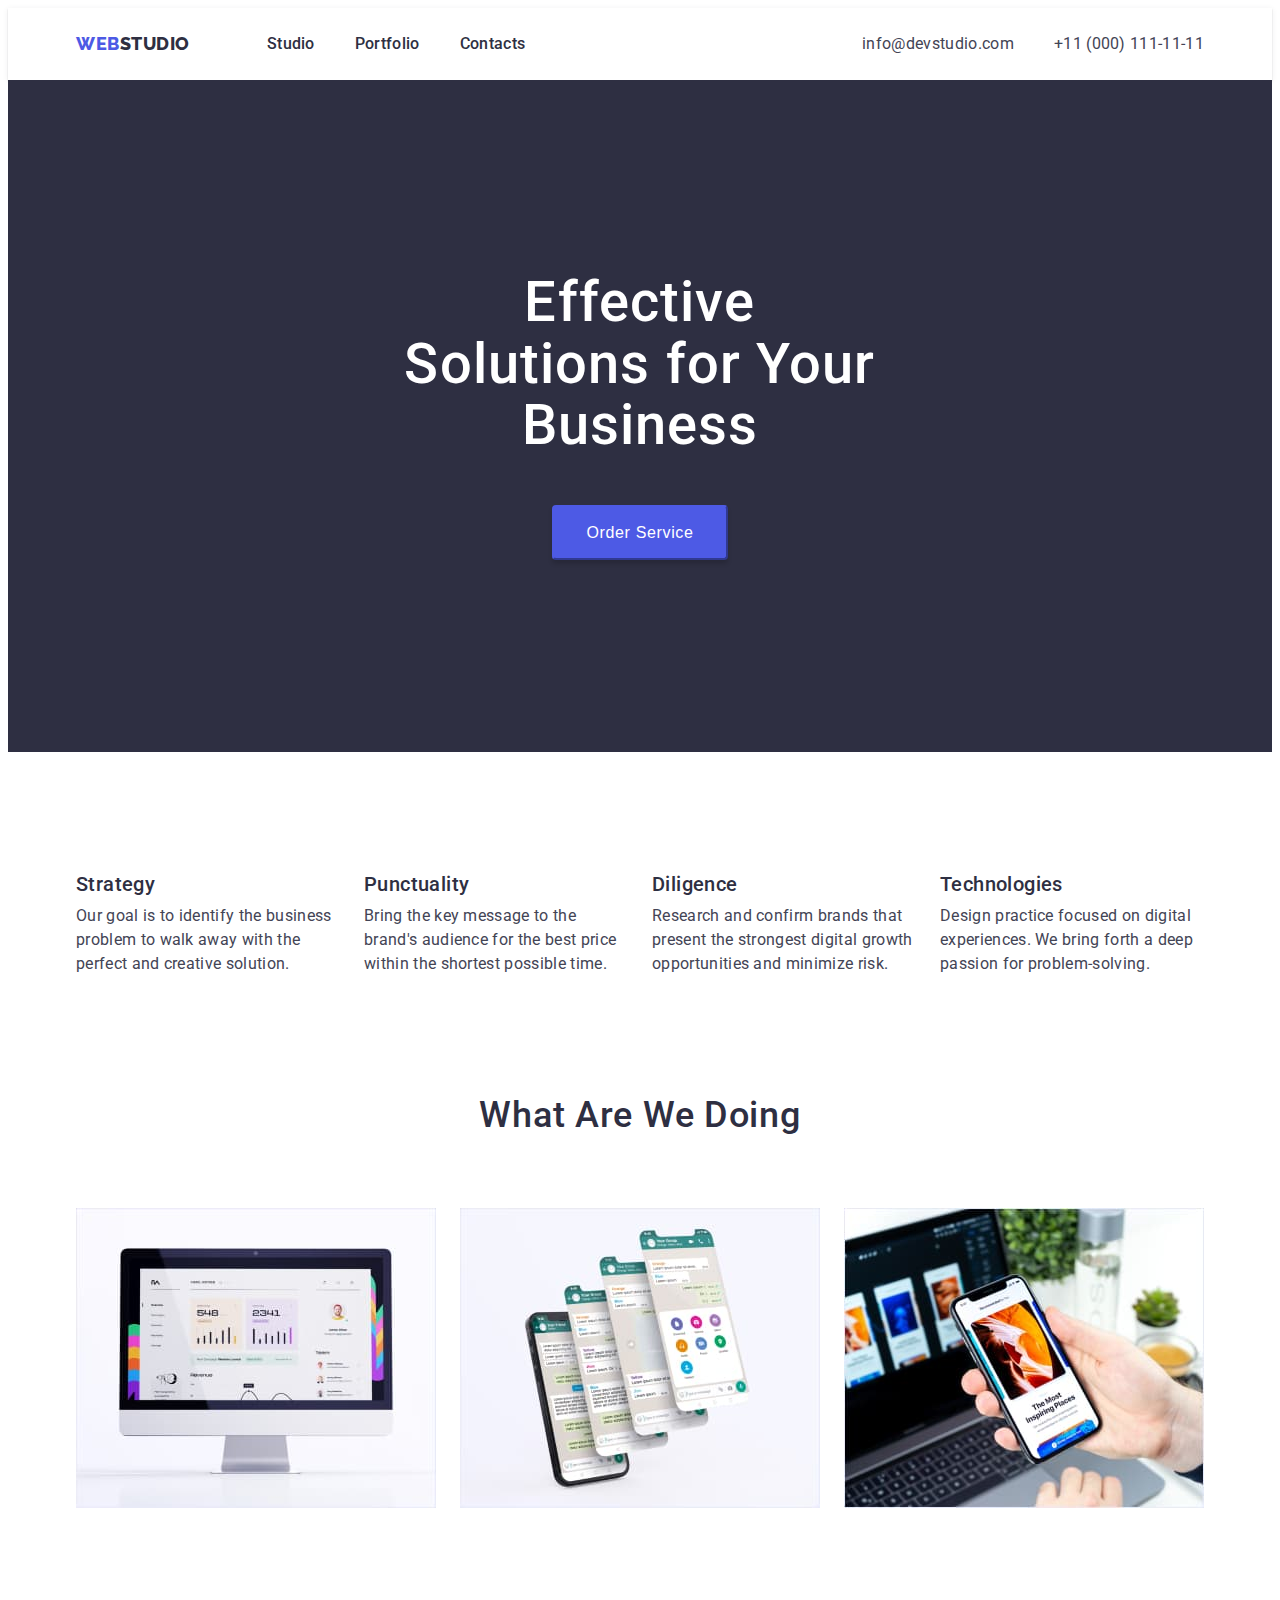
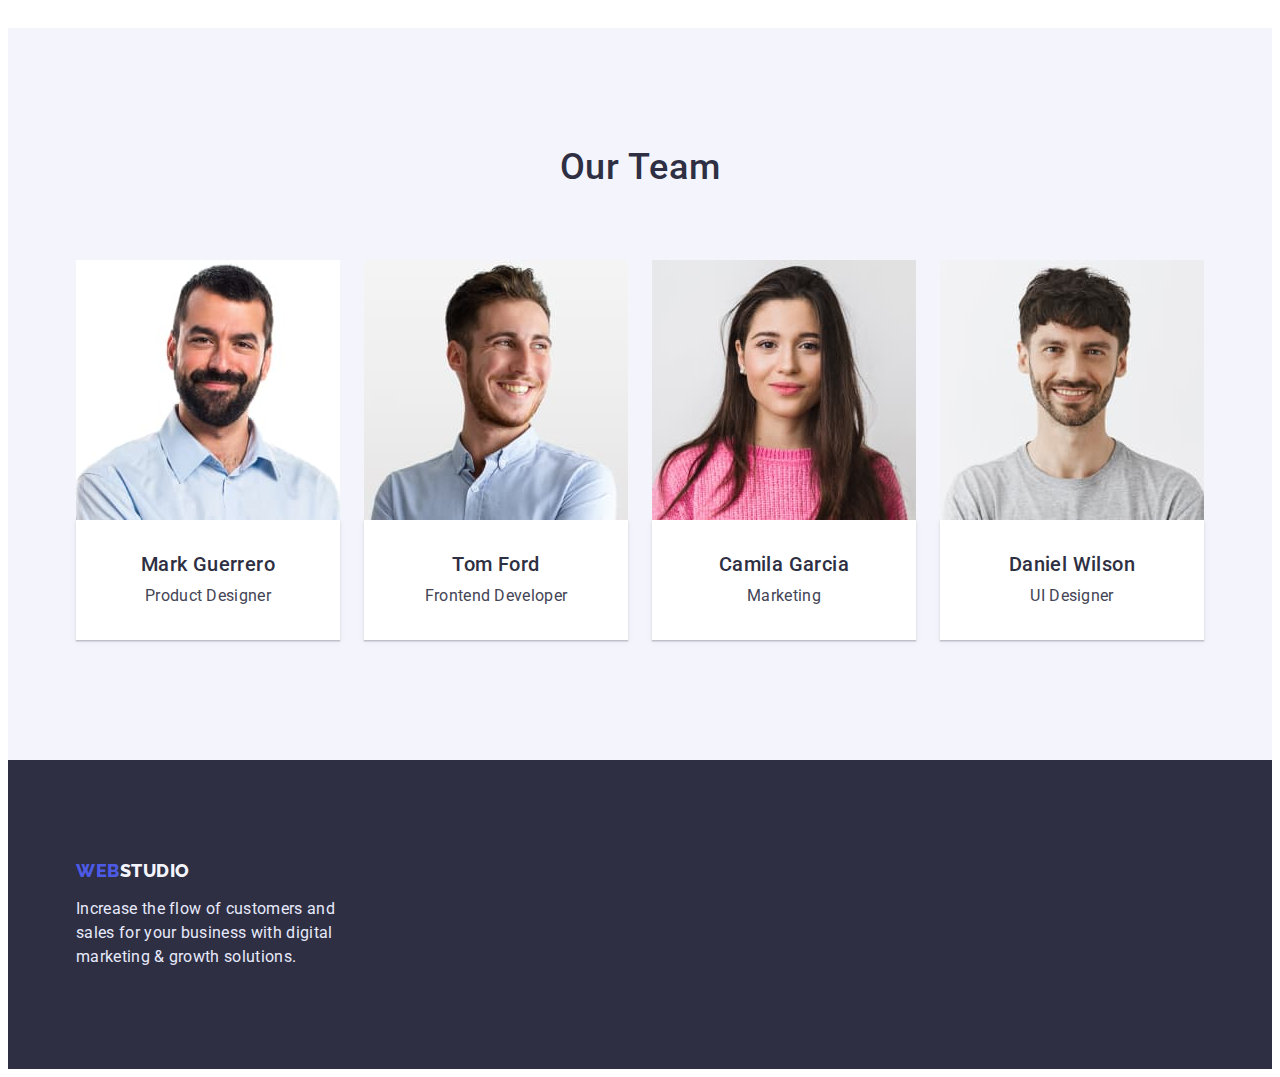
<file: index.html>
<!DOCTYPE html>
<html lang="en">
  <head>
    <meta charset="UTF-8">
    <meta http-equiv="X-UA-Compatible" content="IE=edge">
    <meta name="viewport" content="width=device-width, initial-scale=1.0">
    <link href="https://fonts.googleapis.com/css2?family=Raleway:wght@700;800&family=Roboto:wght@400;500;700;900&display=swap" rel="stylesheet">
    <title>Web Studio</title>
    <link rel="stylesheet" href="https://cdnjs.cloudflare.com/ajax/libs/modern-normalize/1.1.0/modern-normalize.min.css" integrity="sha512-wpPYUAdjBVSE4KJnH1VR1HeZfpl1ub8YT/NKx4PuQ5NmX2tKuGu6U/JRp5y+Y8XG2tV+wKQpNHVUX03MfMFn9Q==" crossorigin="anonymous" referrerpolicy="no-referrer">
    <link rel="stylesheet" href="./css/reset.css">
    <link rel="stylesheet" href="./css/styles.css">
  </head>
  <body>
    <header class="header">
      <div class="container header-container">
      <nav class="header-nav">
        <a href="./index.html" class="header-logo">web<span class="header-logo-text">studio</span></a>
        <ul class="header-list">
          <li class="header-list-item"><a href="./index.html" class="header-item-link">Studio</a></li>
          <li class="header-list-item"><a href="./portfolio.html" class="header-item-link">Portfolio</a></li>
          <li class="header-list-item"><a href="./contacts.html" class="header-item-link">Contacts</a></li>
        </ul>
      </nav>
      <ul class="header-auth">
        <li class="header-auth-item"><a href="mailto:info@devstudio.com" class="header-auth-item-link">info@devstudio.com</a></li>
        <li class="header-auth-item"><a href="tel:+110001111111" class="header-auth-item-link">+11 (000) 111-11-11</a></li>
      </ul>
      </div>
    </header>
    <main>
      <section  class="hero">
        <h1 class="hero-title">Effective Solutions for Your Business</h1>
        <button name="button" type="button" class="hero-btn">Order Service</button>
      </section>

      <section class="direction">
        <div class="container">
        <h2 class="direction-title">Directions</h2>
        <ul class="direction-list">
          <li class="direction-list-item">
            <h3 class="item-title">Strategy</h3>
            <p class="item-title-text">
              Our goal is to identify the business problem to walk away with the
              perfect and creative solution.
            </p>
          </li>
          <li class="direction-list-item">
            <h3 class="item-title">Punctuality</h3>
            <p class="item-title-text">
              Bring the key message to the brand's audience for the best price
              within the shortest possible time.
            </p>
          </li>
          <li class="direction-list-item">
            <h3 class="item-title">Diligence</h3>
            <p class="item-title-text">
              Research and confirm brands that present the strongest digital
              growth opportunities and minimize risk.
            </p>
          </li>
          <li class="direction-list-item">
            <h3 class="item-title">Technologies</h3>
            <p class="item-title-text">
              Design practice focused on digital experiences. We bring forth a
              deep passion for problem-solving.
            </p>
          </li>
        </ul>
        </div>
      </section>

      <section class="doing">
        
        <div class="container">
        <h2 class="doing-title">What are we doing</h2>
        <ul class="doing-list">
          <li>
            <img src="./image/monoblock.jpg" alt="monoblock" width="360"
            height="300">
          </li>
          <li>
            <img src="./image/smartfone.jpg" alt="smartfone" width="360"
            height="300">
          </li>
          <li>
            <img src="./image/notebook.jpg" alt="notebook" width="360"
            height="300">
          </li>
        </ul>
        </div>
      </section>

      <section class="team">
        <div class="container team-container">
        <h2 class="team-title">Our Team</h2>
        <ul class="team-list">
          <li>
            <img src="./image/markguerrero.jpg" alt="markguerrero" width="264"
            height="260">
            <div class="team-list-item-wrap">
            <h3 class="team-list-item-title">Mark Guerrero</h3>
            <p class="team-list-item-text">Product Designer</p>
            </div>
          </li>
          <li>
            <img src="./image/tomford.jpg" alt="tomford" width="264"
            height="260">
            <div class="team-list-item-wrap">
            <h3 class="team-list-item-title">Tom Ford</h3>
            <p class="team-list-item-text">Frontend Developer</p>
            </div>
          </li>
          <li>
            <img src="./image/camilagarcia.jpg" alt="camilagarcia" width="264"
            height="260">
            <div class="team-list-item-wrap">
            <h3 class="team-list-item-title">Camila Garcia</h3>
            <p class="team-list-item-text">Marketing</p>
            </div>
          </li>
          <li>
             <img src="./image/danielwilson.jpg" alt="danielwilson" width="264"
            height="260">
            <div class="team-list-item-wrap">
            <h3 class="team-list-item-title">Daniel Wilson</h3>
            <p class="team-list-item-text">UI Designer</p>
            </div>
          </li>
        </ul>
        </div>
      </section>
    </main>
    <footer class="footer">
      <div class="container">
      <a href="./index.html" class="footer-logo">web<span class="footer-logo-text">studio</span></a>
      <p class="footer-text">
        Increase the flow of customers and sales for your business with digital
        marketing & growth solutions.
      </p>
      </div>
    </footer>
  </body>
</html>
</file>
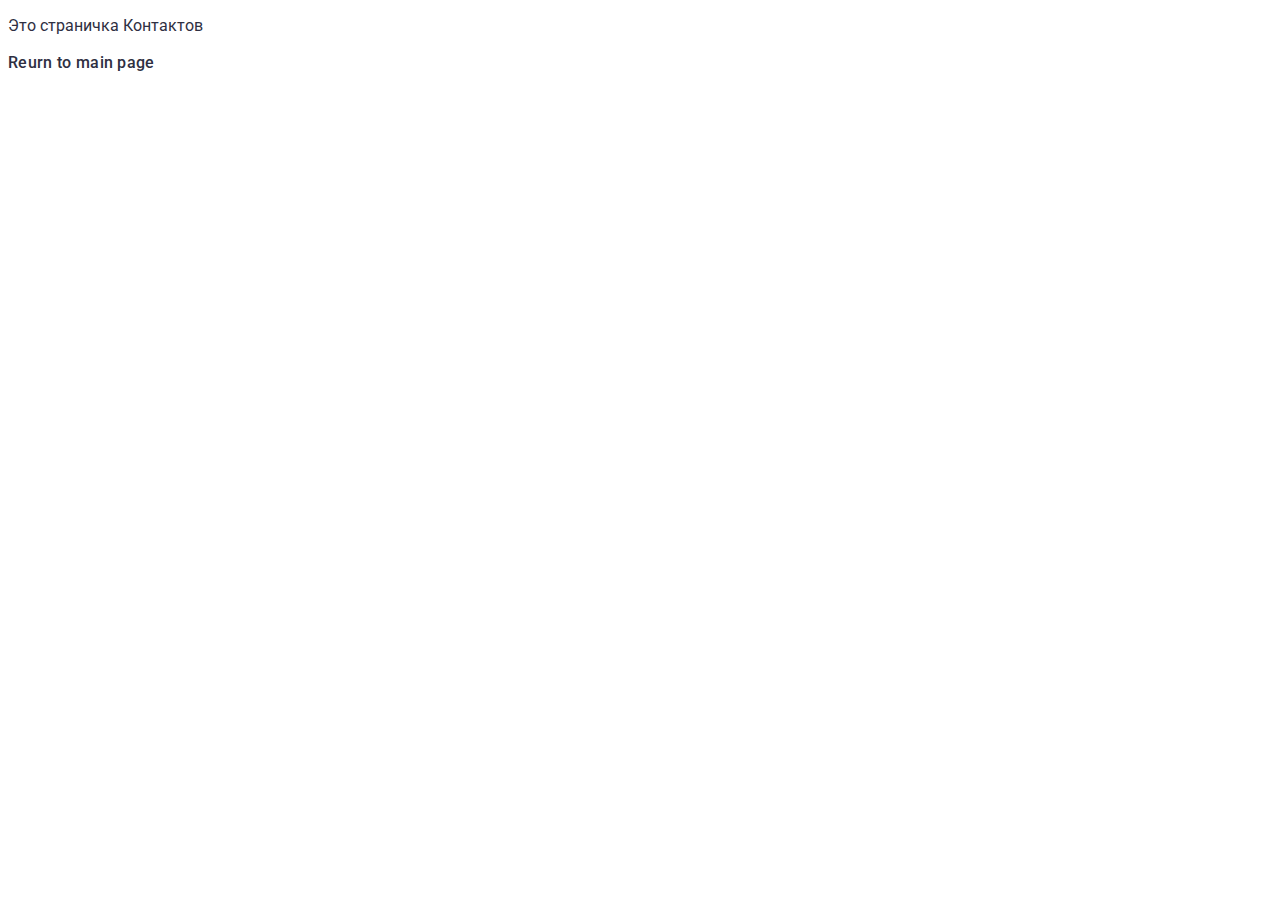
<file: contacts.html>
<!DOCTYPE html>
<html lang="en">
  <head>
    <meta charset="UTF-8">
    <meta http-equiv="X-UA-Compatible" content="IE=edge">
    <meta name="viewport" content="width=device-width, initial-scale=1.0">
    <link href="https://fonts.googleapis.com/css2?family=Raleway:wght@700;800&family=Roboto:wght@400;500;700;900&display=swap"
    rel="stylesheet">
    <title>Web Studio</title>
    <link rel="stylesheet" href="https://cdnjs.cloudflare.com/ajax/libs/modern-normalize/1.1.0/modern-normalize.min.css" integrity="sha512-wpPYUAdjBVSE4KJnH1VR1HeZfpl1ub8YT/NKx4PuQ5NmX2tKuGu6U/JRp5y+Y8XG2tV+wKQpNHVUX03MfMFn9Q==" crossorigin="anonymous" referrerpolicy="no-referrer">
    <!-- <link rel="stylesheet" href="./css/reset.css"> -->
    <link rel="stylesheet" href="./css/styles.css">
  </head>
  <body>
    <p>Это страничка Контактов</p>
    <a href="./index.html" class="header-item-link">Reurn to main page</a>
  </body>
</html>
</file>
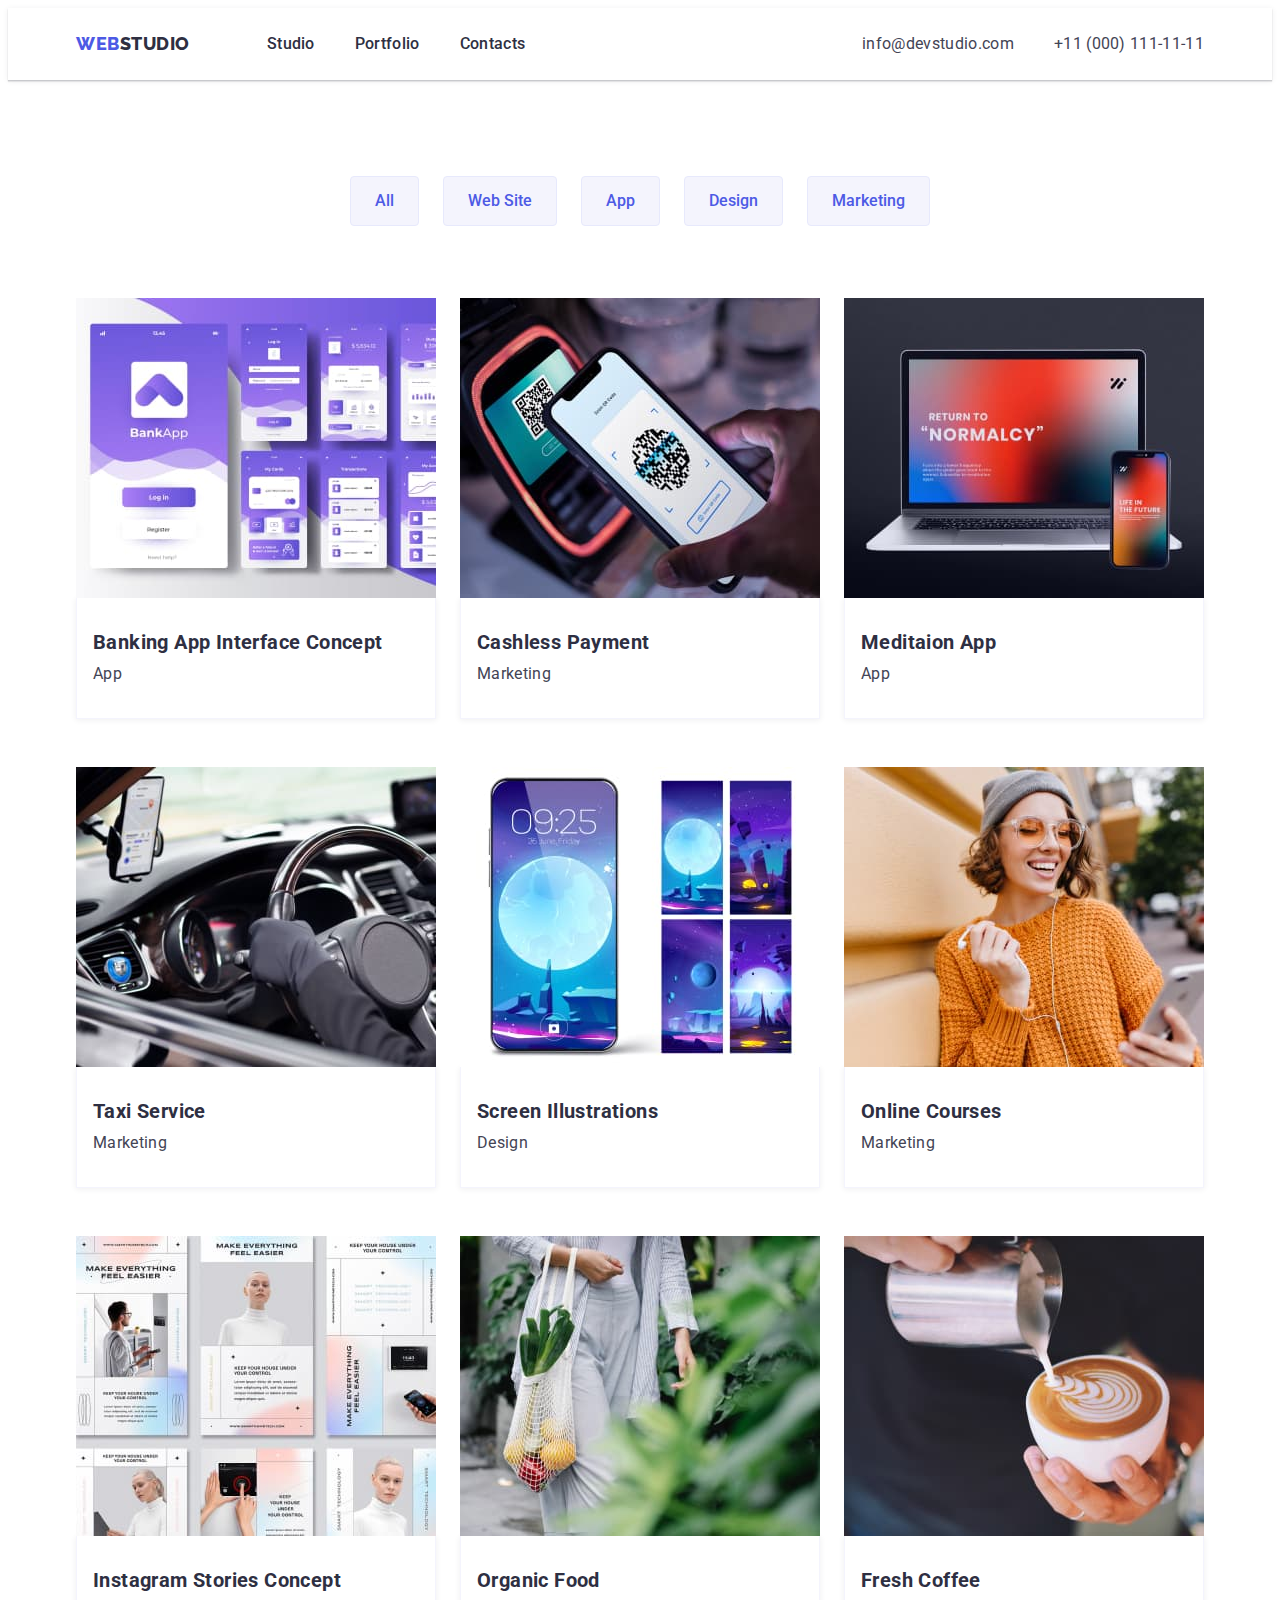
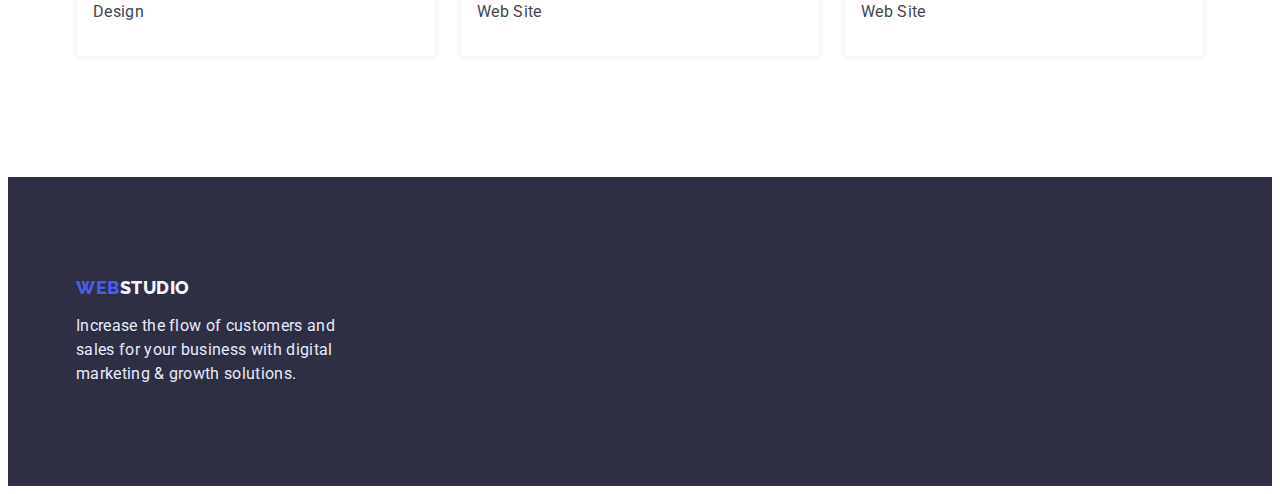
<file: portfolio.html>
<!DOCTYPE html>
<html lang="en">

<head>
    <meta charset="UTF-8">
    <meta http-equiv="X-UA-Compatible" content="IE=edge">
    <meta name="viewport" content="width=device-width, initial-scale=1.0">
    <link href="https://fonts.googleapis.com/css2?family=Raleway:wght@700;800&family=Roboto:wght@400;500;700;900&display=swap"
    rel="stylesheet">
    <title>Web Studio</title>
    <link rel="stylesheet" href="https://cdnjs.cloudflare.com/ajax/libs/modern-normalize/1.1.0/modern-normalize.min.css" integrity="sha512-wpPYUAdjBVSE4KJnH1VR1HeZfpl1ub8YT/NKx4PuQ5NmX2tKuGu6U/JRp5y+Y8XG2tV+wKQpNHVUX03MfMFn9Q==" crossorigin="anonymous" referrerpolicy="no-referrer">
    <link rel="stylesheet" href="./css/reset.css">
    <link rel="stylesheet" href="./css/styles.css">
</head>

<body>
    <header class="header">
      <div class="container header-container">
      <nav class="header-nav">
        <a href="./index.html" class="header-logo">web<span class="header-logo-text">studio</span></a>
        <ul class="header-list">
          <li class="header-list-item"><a href="./index.html" class="header-item-link">Studio</a></li>
          <li class="header-list-item"><a href="./portfolio.html" class="header-item-link">Portfolio</a></li>
          <li class="header-list-item"><a href="./contacts.html" class="header-item-link">Contacts</a></li>
        </ul>
      </nav>
      <ul class="header-auth">
        <li class="header-auth-item"><a href="mailto:info@devstudio.com" class="header-auth-item-link">info@devstudio.com</a></li>
        <li class="header-auth-item"><a href="tel:+110001111111" class="header-auth-item-link">+11 (000) 111-11-11</a></li>
      </ul>
      </div>
    </header>
    <main>
        <section class="filter">
            <div class="container">
                <h1 class="filter-title">Portfolio filter</h1>
                <ul class="filter-list">
                    <li class="filter-list-item"><button type="button" class="filter-list-item-btn">All</button></li>
                    <li class="filter-list-item"><button type="button" class="filter-list-item-btn">Web Site</button>
                    </li>
                    <li class="filter-list-item"><button type="button" class="filter-list-item-btn">App</button></li>
                    <li class="filter-list-item"><button type="button" class="filter-list-item-btn">Design</button></li>
                    <li class="filter-list-item"><button type="button" class="filter-list-item-btn">Marketing</button>
                    </li>
                </ul>
                <ul class="library-list">
                    <li class="library-item">
                        <a href="">
                            <img src="./image/banking.jpg" alt="bankapp" width="360" height="300"
                                class="library-item-link">
                            <!-- <p class="library-item-text">14 Stylish and User-Friendly App Design Concepts · Task Manager App · Calorie Tracker App · Exotic Fruit Ecommerce App · Cloud Storage App</p> -->
                            <div class="library-item-wrap">
                                <h2 class="library-item-type">Banking App Interface Concept</h2>
                                <p class="library-item-category">App</p>
                            </div>
                        </a>
                    </li>
                    <li class="library-item">
                        <a href="">
                            <img src="./image/dz6.jpg" alt="cashless text" width="360" height="300"
                                class="library-item-link">
                            <!-- <p class="library-item-text">14 Stylish and User-Friendly App Design Concepts · Task Manager App · Calorie Tracker App · Exotic Fruit Ecommerce App · Cloud Storage App</p> -->
                            <div class="library-item-wrap">
                                <h2 class="library-item-type">Cashless Payment</h2>
                                <p class="library-item-category">Marketing</p>
                            </div>
                        </a>
                    </li>
                    <li class="library-item">
                        <a href="">
                            <img src="./image/meditaion.jpg" alt="" width="360" height="300" class="library-item-link">
                            <!-- <p class="library-item-text">14 Stylish and User-Friendly App Design Concepts · Task Manager App · Calorie Tracker App · Exotic Fruit Ecommerce App · Cloud Storage App</p> -->
                            <div class="library-item-wrap">
                                <h2 class="library-item-type">Meditaion App</h2>
                                <p class="library-item-category">App</p>
                            </div>
                        </a>
                    </li>
                    <li class="library-item">
                        <a href="">
                            <img src="./image/taxi.jpg" alt="taxi" width="360" height="300" class="library-item-link">
                            <!-- <p class="library-item-text">14 Stylish and User-Friendly App Design Concepts · Task Manager App · Calorie Tracker App · Exotic Fruit Ecommerce App · Cloud Storage App</p> -->
                            <div class="library-item-wrap">
                                <h2 class="library-item-type">Taxi Service</h2>
                                <p class="library-item-category">Marketing</p>
                            </div>
                        </a>
                    </li>
                    <li class="library-item">
                        <a href="">
                            <img src="./image/screen.jpg" alt="screen smartphone" width="360" height="300"
                                class="library-item-link">
                            <!-- <p class="library-item-text">14 Stylish and User-Friendly App Design Concepts · Task Manager App · Calorie Tracker App · Exotic Fruit Ecommerce App · Cloud Storage App</p> -->
                            <div class="library-item-wrap">
                                <h2 class="library-item-type">Screen Illustrations</h2>
                                <p class="library-item-category">Design</p>
                            </div>
                        </a>
                    </li>
                    <li class="library-item">
                        <a href="">
                            <img src="./image/online.jpg" alt="young woman" width="360" height="300"
                                class="library-item-link">
                            <!-- <p class="library-item-text">14 Stylish and User-Friendly App Design Concepts · Task Manager App · Calorie Tracker App · Exotic Fruit Ecommerce App · Cloud Storage App</p> -->
                            <div class="library-item-wrap">
                                <h2 class="library-item-type">Online Courses</h2>
                                <p class="library-item-category">Marketing</p>
                            </div>
                        </a>
                    </li>
                    <li class="library-item">
                        <a href="">
                            <img src="./image/instagram.jpg" alt="instagram pictures" width="360" height="300"
                                class="library-item-link">
                            <!-- <p class="library-item-text">14 Stylish and User-Friendly App Design Concepts · Task Manager App · Calorie Tracker App · Exotic Fruit Ecommerce App · Cloud Storage App</p> -->
                            <div class="library-item-wrap">
                                <h2 class="library-item-type">Instagram Stories Concept</h2>
                                <p class="library-item-category">Design</p>
                            </div>
                        </a>
                    </li>
                    <li class="library-item">
                        <a href="">
                            <img src="./image/organic.jpg" alt="" width="360" height="300" class="library-item-link">
                            <!-- <p class="library-item-text">14 Stylish and User-Friendly App Design Concepts · Task Manager App · Calorie Tracker App · Exotic Fruit Ecommerce App · Cloud Storage App</p> -->
                            <div class="library-item-wrap">
                                <h2 class="library-item-type">Organic Food</h2>
                                <p class="library-item-category">Web Site</p>
                            </div>
                        </a>
                    </li>
                    <li class="libraryo-item">
                        <a href="">
                            <img src="./image/fresh.jpg" alt="cofee" width="360" height="300" class="library-item-link">
                            <!-- <p class="library-item-text">14 Stylish and User-Friendly App Design Concepts · Task Manager App · Calorie Tracker App · Exotic Fruit Ecommerce App · Cloud Storage App</p> -->
                            <div class="library-item-wrap">
                                <h2 class="library-item-type">Fresh Coffee</h2>
                                <p class="library-item-category">Web Site</p>
                            </div>
                        </a>
                    </li>
                </ul>
            </div>
        </section>
    </main>

    <footer class="footer">
      <div class="container">
      <a href="./index.html" class="footer-logo">web<span class="footer-logo-text">studio</span></a>
      <p class="footer-text">
        Increase the flow of customers and sales for your business with digital
        marketing & growth solutions.
      </p>
      </div>
    </footer>
</body>

</html>
</file>
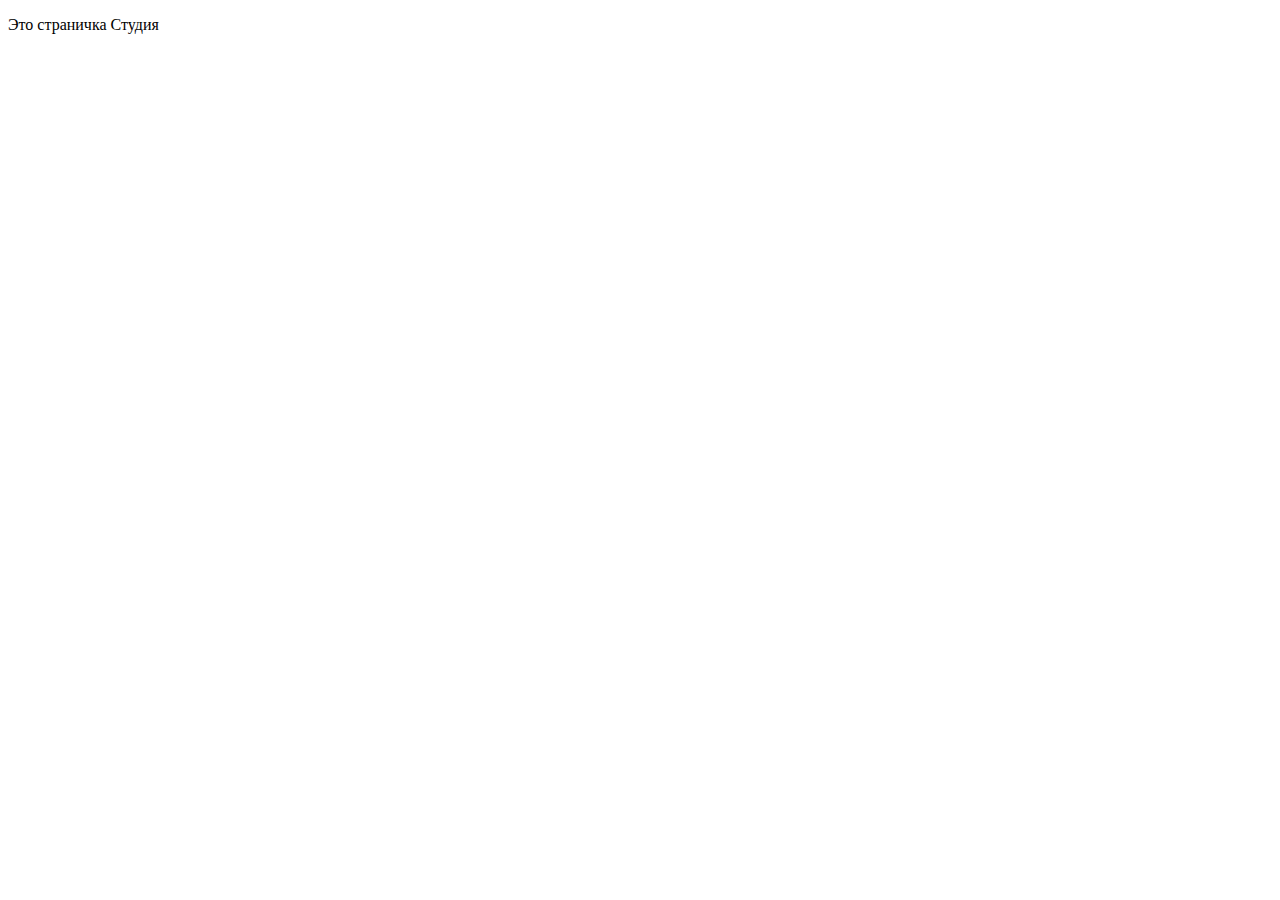
<file: studio.html>
<!DOCTYPE html>
<html lang="en">
<head>
    <meta charset="UTF-8">
    <meta http-equiv="X-UA-Compatible" content="IE=edge">
    <meta name="viewport" content="width=device-width, initial-scale=1.0">
    <title>Studio</title>
</head>
<body>
     <p>Это страничка Студия</p>
</body>
</html>
</file>
<file: css/styles.css>
:root {
    --first-background-color: #ffffff;
    --second-background-color:  #F4F4FD;
    --main-color: #2E2F42;
    --seconary-color: #434455;
    --third-color: #4D5AE5;
    --fouth-color: #E7E9FC;
    --fifth-color: #404BBF;
   }

*,
*::before,
*::after {
    box-sizing: border-box;
}

body {
    font-family: 'Roboto', sans-serif;
    color: var(--main-color);
}

/* header */

.container {
    width: 1158px;
    margin: 0 auto; 
    padding-right: 15px;
    padding-left: 15px;
}

.header-container {
    height: 72px;
    display: flex;
    align-items: center;
}

.header {
    background-color: var(--first-background-color);
    box-shadow: 0px 2px 1px rgba(46, 47, 66, 0.08), 0px 1px 1px rgba(46, 47, 66, 0.16), 0px 1px 6px rgba(46, 47, 66, 0.08);
}

.header-nav {
    display: flex;
    align-items: center;   
}
.header-logo, .footer-logo {
    font-family: 'Raleway';
    font-weight: 800;
    font-size: 18px;
    line-height: 1.17;
    letter-spacing: 0.03em;
    text-transform: uppercase;
    color: var(--third-color);
}

.header-logo-text {
    color: var(--main-color);
}

.header-list {
    margin-left: 77px;
    display: flex;
    align-items: center;
    gap: 40px;
}

.header-item-link {
    font-family: 'Roboto';
    font-weight: 500;
    font-size: 16px;
    line-height: 1.5;
    letter-spacing: 0.02em;
    color: var(--main-color);
}

.header-item-link:hover {
    color: var(--seconary-color);
}

.header-item-link:focus {
    color: var(--third-color);
}

.header-auth {
    margin-left: auto;
    display: flex;
    align-items: center;
    gap: 40px;  
}

.header-auth-item-link {
    font-size: 16px;
    line-height: 1.5;
    letter-spacing: 0.02em;
    color: var(--seconary-color);
} 
 
.header-auth-item-link:hover, .header-auth-item-link:focus {
    color: var(--third-color);
}

/* hero */

.hero {
    padding: 192px 0;
    text-align: center;
    background-color: var(--main-color);
}

.hero-title {
    
    margin: 0 auto;
    max-width: 492px;
    font-weight: 500;
    font-size: 56px;
    line-height: 1.1;
    
    letter-spacing: 0.02em;
    color: var(--first-background-color);   
}

.hero-btn {
    padding: 16px 32px;
    margin-top: 48px;    
    font-weight: 500;
    font-size: 16px;
    line-height: 1.19;
    letter-spacing: 0.04em;   
    color: var(--first-background-color);
    background-color: var(--third-color);
    box-shadow: 0px 4px 4px rgba(0, 0, 0, 0.15);
    border-color: var(--third-color);
    border-radius: 4px;
}

.hero-btn:hover, .hero-btn:focus {
    padding: 16px 32px;
    margin-top: 48px;
    font-weight: 500;
    font-size: 16px;
    line-height: 1.19;
    letter-spacing: 0.04em;
    color: var(--first-background-color);
    background-color: var(--fifth-color);
    box-shadow: 0px 4px 4px rgba(0, 0, 0, 0.15);
    border-color: var(--fifth-color);
    border-radius: 4px;
    cursor: pointer;
}

/* direction */

.direction {
    padding-top: 120px;
    padding-bottom: 120px;
    background-color: var(--first-background-color);
}

.direction-title {
    display: none;
    font-weight: 500;
    font-size: 20px;
    line-height: 1.2;
    letter-spacing: 0.02em;
    color: var(--main-color);
}

.direction-list {
    display: flex;
    align-items: center; 
    gap: 24px;
}

.direction-list-item {   
    width: 264px;
}

.item-title {
    font-weight: 500;
    font-size: 20px;
    line-height: 1.2;
    letter-spacing: 0.02em;
    color: var(--main-color);
}

.item-title-text {
    margin-top: 8px;
    font-weight: 400;
    font-size: 16px;
    line-height: 1.5;
    letter-spacing: 0.02em;
    color: var(--seconary-color);
}

/* doing */

.doing {
    padding-bottom: 120px;
}

.doing-title {
    margin-bottom: 72px;
    font-weight: 500;
    font-size: 36px;
    line-height: 1.11;
    text-align: center;
    letter-spacing: 0.02em;
    text-transform: capitalize;
    color: var(--main-color)
}

.doing-list {
    display: flex;
    align-items: center; 
    gap: 24px;
    
}

/* team */

.team {
    padding-top: 120px;
    padding-bottom: 120px;
    background-color: var(--second-background-color);
}

.team-container {
    
    

}

.team-title {
    margin-bottom: 72px;
    font-weight: 500;
    font-size: 36px;
    line-height: 1.11;
    
    text-align: center;
    letter-spacing: 0.02em;
    text-transform: capitalize;
    color: var(--main-color);
}

.team-list {
    
    /* margin: 0 auto; */
    display: flex;
    align-items: center;
    gap: 24px;
}

.team-list-item-wrap {
    box-shadow: 0px 1px 6px rgba(46, 47, 66, 0.08), 0px 1px 1px rgba(46, 47, 66, 0.16), 0px 2px 1px rgba(46, 47, 66, 0.08);
    border: 0.5px colid ;
    border-top: none;
    background-color: var(--first-background-color);
}

.team-list-item-title {
    padding-top: 32px;
    font-weight: 500;
    font-size: 20px;
    line-height: 1.2;
    text-align: center;
    letter-spacing: 0.02em;
    color: var(--main-color);
}

.team-list-item-text {
    margin-top: 8px;
    padding-bottom: 32px;
    font-weight: 400;
    font-size: 16px;
    line-height: 1.5;
    text-align: center;
    letter-spacing: 0.02em;
    color: var(--seconary-color);
}

/* footer */

.footer {
    padding: 100px 0;
    background-color: var(--main-color);
}
.footer-logo {
    margin-top: 100px;
    
}

.footer-logo-text {
    
    font-family: 'Raleway';
    font-weight: 800;
    font-size: 18px;
    line-height: 1.17;
    letter-spacing: 0.03em;
    text-transform: uppercase;
    color: var(--second-background-color);
}

.footer-text {
    margin-top: 16px;
    width: 264px;
    font-family: 'Roboto';
    font-style: normal;
    font-weight: 400;
    font-size: 16px;
    line-height: 1.5;
    letter-spacing: 0.02em;
    display: flex;
    color: var(--fouth-color);
}

/* filter */

.filter {
    padding-top: 96px;
    padding-bottom: 120px;
}

.filter-title, .library-title {
    display: none;
}

.filter-list {
    margin: 0 auto;
    margin-bottom: 72px;
    display: flex;   
    justify-content: center;
    gap: 24px;   
}

.filter-list-item {}

.filter-list-item-btn {
    padding: 12px 24px;
    font-family: 'Roboto';   
    font-weight: 500;
    font-size: 16px;
    line-height: 1.5;
    background: var(--second-background-color);
    color: var(--third-color);
    border: 1px solid var(--fouth-color);
    border-radius: 4px;
}

.filter-list-item-btn:hover, .filter-list-item-btn:focus {
    background: var(--third-color);
    border-color: var(--third-color);
    color: var(--first-background-color);
}

/* library */

.library {}

.library-list {
    display: flex;
    justify-content: center;
    flex-wrap: wrap;
    row-gap: 48px;
    column-gap: 24px;
}

.library-item {}

.library-item-link {
    
}

.library-item-text {
    padding-left: 32px;
    padding-top: 40px;
    width: 296px;
}

.library-item-wrap {
    padding: 32px 16px;
    border: 0.5px solid var(--second-background-color);
    border-top: none;
    box-shadow: 0px 1px 6px rgba(46, 47, 66, 0.08)
    
}

.library-item-type {
    margin-bottom: 8px;
    font-size: 20px;
    line-height: 1.2;
    letter-spacing: 0.02em;
}

.library-item-category {
    font-size: 16px;
    line-height: 1.5;
    letter-spacing: 0.02em;
    color: var(--seconary-color);
}

ul {
    list-style: none;
}

a {
    text-decoration: none;
}


.logo {
color: var(--third-color);
font-family: 'Raleway';
font-weight: 800;
font-size: 18px;
line-height: 1.33;
letter-spacing: 0.03em;
text-transform: uppercase;
}

.logo-type {
    color: var(--main-color);
}

/* site nav */

.navy-list {
     list-style: none;
}

.navy-item .auth-item {
  color: var(--main-color);
}

.navy-about {
color: var(--seconary-color);
font-family: 'Roboto';
font-style: normal;
font-weight: 400;
font-size: 16px;
line-height: 1.5;
letter-spacing: 0.02em;
}

.navy {
background-color: var(--first-background-color);
position: absolute;
width: 1158px;
height: 72px;
left: 0px;
top: 0px;
}


.button-item {
color: var(--main-color);
font-family: 'Roboto';
font-style: normal;
font-weight: 500;
font-size: 16px;
line-height: 1.5;
letter-spacing: 0.02em;
}

.button-item:hover, .button-item:focus {
color: var(--seconary-color);
}

.button-item:active {
color: var(--third-color);    
}
</file>
